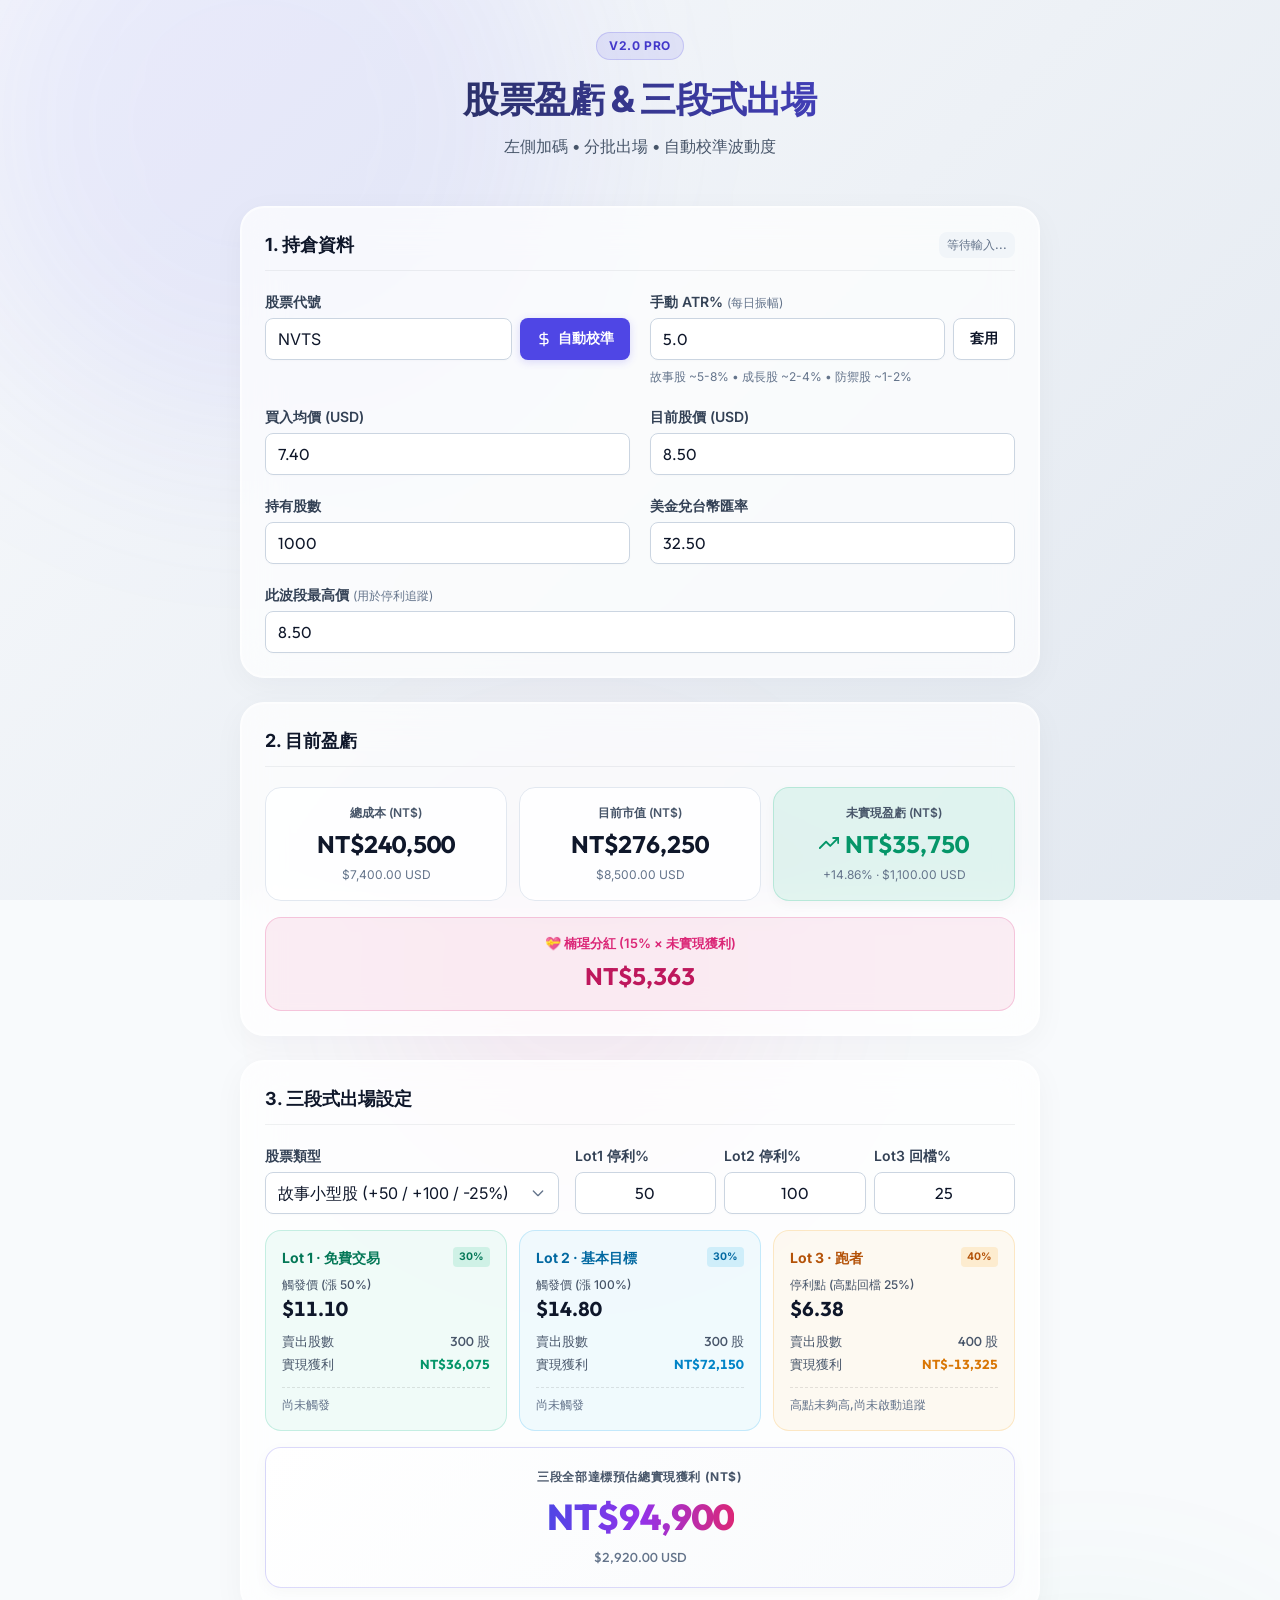
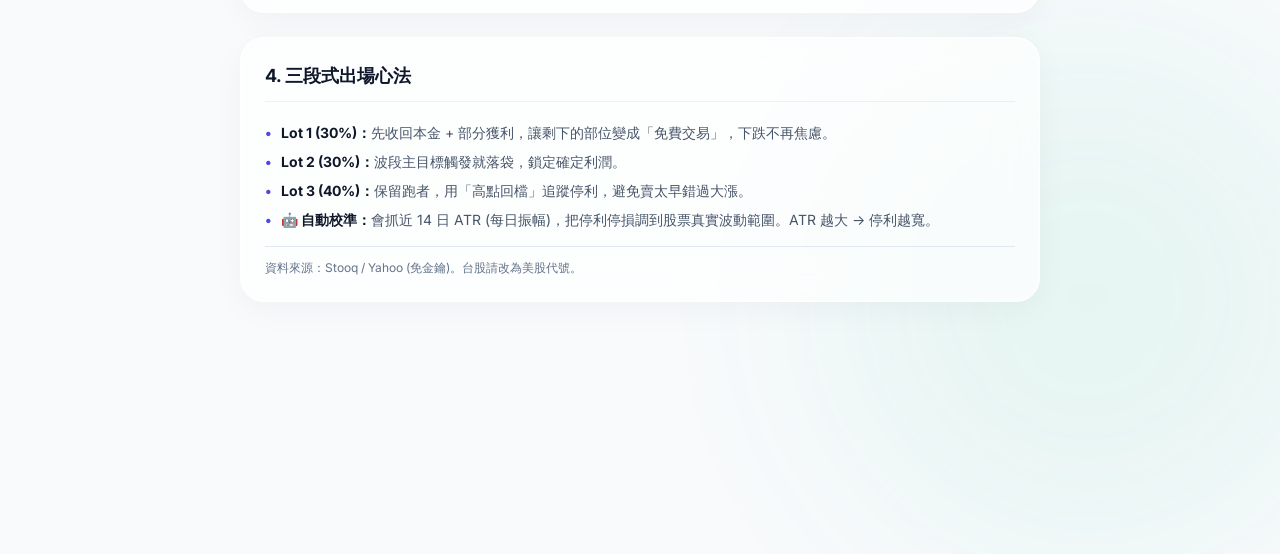
<file: index.html>
<!DOCTYPE html>
<html lang="zh-Hant">
<head>
  <meta charset="UTF-8" />
  <meta name="viewport" content="width=device-width, initial-scale=1.0" />
  <title>股票盈虧 + 三段式出場 V2 | Premium</title>
  <!-- SEO & Open Graph Tags -->
  <meta name="description" content="自動校準波動度的高階股票盈虧與三段式出場計算機" />
  <meta property="og:title" content="股票盈虧 + 三段式出場 V2" />
  <meta property="og:description" content="左側加碼 → 分批出場 → 自動校準波動度" />
  <meta property="og:type" content="website" />
  
  <!-- Premium Fonts -->
  <link rel="preconnect" href="https://fonts.googleapis.com">
  <link rel="preconnect" href="https://fonts.gstatic.com" crossorigin>
  <link href="https://fonts.googleapis.com/css2?family=Inter:wght@300;400;500;600;700&family=Outfit:wght@300;400;500;600;700&display=swap" rel="stylesheet">
  
  <link rel="stylesheet" href="style.css" />
</head>
<body>
  <!-- Decorative background elements for glassmorphism effect -->
  <div class="bg-orb orb-1"></div>
  <div class="bg-orb orb-2"></div>
  <div class="bg-orb orb-3"></div>

  <div class="app-container">
    <header class="app-header">
      <div class="header-badge">V2.0 PRO</div>
      <h1>股票盈虧 & 三段式出場</h1>
      <p>左側加碼 • 分批出場 • 自動校準波動度</p>
    </header>

    <main class="dashboard">
      <!-- 1. 持倉資料 -->
      <section class="card section-inputs">
        <div class="card-header">
          <h2>1. 持倉資料</h2>
          <div class="status-badge" id="fetchStatus">等待輸入...</div>
        </div>
        
        <div class="input-grid">
          <div class="input-group">
            <label for="symbol">股票代號</label>
            <div class="input-with-button">
              <input type="text" id="symbol" value="NVTS" autocomplete="off" />
              <button id="calibrateBtn" class="btn-primary">
                <svg width="16" height="16" viewBox="0 0 24 24" fill="none" stroke="currentColor" stroke-width="2" stroke-linecap="round" stroke-linejoin="round"><path d="M12 2v20M17 5H9.5a3.5 3.5 0 0 0 0 7h5a3.5 3.5 0 0 1 0 7H6"/></svg> 自動校準
              </button>
            </div>
          </div>
          
          <div class="input-group">
            <label for="manualAtr">手動 ATR% <span class="label-hint">(每日振幅)</span></label>
            <div class="input-with-button">
              <input type="number" id="manualAtr" step="0.1" value="5.0" />
              <button id="applyManualAtrBtn" class="btn-secondary">套用</button>
            </div>
            <div class="input-hint">故事股 ~5-8% • 成長股 ~2-4% • 防禦股 ~1-2%</div>
          </div>
          
          <div class="input-group">
            <label for="avgCost">買入均價 (USD)</label>
            <input type="number" id="avgCost" step="0.01" value="7.40" />
          </div>
          
          <div class="input-group">
            <label for="currentPrice">目前股價 (USD)</label>
            <input type="number" id="currentPrice" step="0.01" value="8.50" />
          </div>
          
          <div class="input-group">
            <label for="shares">持有股數</label>
            <input type="number" id="shares" step="1" value="1000" />
          </div>
          
          <div class="input-group">
            <label for="fxRate">美金兌台幣匯率</label>
            <input type="number" id="fxRate" step="0.01" value="32.50" />
          </div>
          
          <div class="input-group full-width">
            <label for="peakPrice">此波段最高價 <span class="label-hint">(用於停利追蹤)</span></label>
            <input type="number" id="peakPrice" step="0.01" value="8.50" />
          </div>
        </div>
      </section>

      <!-- 2. 目前盈虧 -->
      <section class="card section-pnl">
        <div class="card-header">
          <h2>2. 目前盈虧</h2>
        </div>
        
        <div class="pnl-grid">
          <div class="pnl-box">
            <div class="pnl-label">總成本 (NT$)</div>
            <div class="pnl-value font-number" id="totalCost">NT$0</div>
            <div class="pnl-subtext" id="totalCostUsd">$0 USD</div>
          </div>
          
          <div class="pnl-box">
            <div class="pnl-label">目前市值 (NT$)</div>
            <div class="pnl-value font-number" id="totalValue">NT$0</div>
            <div class="pnl-subtext" id="totalValueUsd">$0 USD</div>
          </div>
          
          <div class="pnl-box highlight-box" id="unrealizedPnlBox">
            <div class="pnl-label">未實現盈虧 (NT$)</div>
            <div class="pnl-value flex-center font-number">
              <span id="trendingIconSpan"></span>
              <span id="unrealizedPnlValue">NT$0</span>
            </div>
            <div class="pnl-subtext" id="unrealizedPnlPct">0.00%</div>
          </div>
        </div>

        <div class="bonus-box mt-4">
          <div class="bonus-label">💝 楠瑆分紅 (15% × 未實現獲利)</div>
          <div class="bonus-value font-number" id="girlfriendShare">NT$0</div>
        </div>
      </section>

      <!-- 3. 三段式出場設定 -->
      <section class="card section-strategy">
        <div class="card-header">
          <h2>3. 三段式出場設定</h2>
        </div>
        
        <div class="strategy-controls">
          <div class="input-group flex-2">
            <label for="stockType">股票類型</label>
            <div class="select-wrapper">
              <select id="stockType">
                <option value="story">故事小型股 (+50 / +100 / -25%)</option>
                <option value="growth">成長型 (+25 / +60 / -15%)</option>
                <option value="defensive">防禦型 (+15 / +30 / -10%)</option>
                <option value="custom">自訂</option>
              </select>
            </div>
          </div>
          
          <div class="pct-inputs flex-3">
            <div class="input-group">
              <label for="lot1Pct">Lot1 停利%</label>
              <input type="number" id="lot1Pct" step="1" value="50" class="text-center" />
            </div>
            <div class="input-group">
              <label for="lot2Pct">Lot2 停利%</label>
              <input type="number" id="lot2Pct" step="1" value="100" class="text-center" />
            </div>
            <div class="input-group">
              <label for="lot3Pct">Lot3 回檔%</label>
              <input type="number" id="lot3Pct" step="1" value="25" class="text-center" />
            </div>
          </div>
        </div>

        <div class="lots-grid mt-4">
          <!-- Lot 1 -->
          <div class="lot-card lot-1">
            <div class="lot-header">
              <span class="lot-title">Lot 1 · 免費交易</span>
              <span class="lot-badge">30%</span>
            </div>
            <div class="lot-target">觸發價 (漲 <span id="lot1PctLabel">50</span>%)</div>
            <div class="lot-trigger font-number" id="lot1Trigger">$0</div>
            <div class="lot-details">
              <span>賣出股數</span>
              <span id="lot1Shares" class="font-number font-medium">0 股</span>
            </div>
            <div class="lot-details">
              <span>實現獲利</span>
              <span id="lot1Profit" class="font-number font-bold text-emerald">NT$0</span>
            </div>
            <div class="lot-status" id="lot1Status">尚未觸發</div>
          </div>

          <!-- Lot 2 -->
          <div class="lot-card lot-2">
            <div class="lot-header">
              <span class="lot-title">Lot 2 · 基本目標</span>
              <span class="lot-badge">30%</span>
            </div>
            <div class="lot-target">觸發價 (漲 <span id="lot2PctLabel">100</span>%)</div>
            <div class="lot-trigger font-number" id="lot2Trigger">$0</div>
            <div class="lot-details">
              <span>賣出股數</span>
              <span id="lot2Shares" class="font-number font-medium">0 股</span>
            </div>
            <div class="lot-details">
              <span>實現獲利</span>
              <span id="lot2Profit" class="font-number font-bold text-sky">NT$0</span>
            </div>
            <div class="lot-status" id="lot2Status">尚未觸發</div>
          </div>

          <!-- Lot 3 -->
          <div class="lot-card lot-3">
            <div class="lot-header">
              <span class="lot-title">Lot 3 · 跑者</span>
              <span class="lot-badge">40%</span>
            </div>
            <div class="lot-target">停利點 (高點回檔 <span id="lot3PctLabel">25</span>%)</div>
            <div class="lot-trigger font-number" id="lot3Trigger">$0</div>
            <div class="lot-details">
              <span>賣出股數</span>
              <span id="lot3Shares" class="font-number font-medium">0 股</span>
            </div>
            <div class="lot-details">
              <span>實現獲利</span>
              <span id="lot3Profit" class="font-number font-bold text-amber">NT$0</span>
            </div>
            <div class="lot-status" id="lot3Status">尚未觸發</div>
          </div>
        </div>

        <div class="total-realized-box mt-4">
          <div class="total-label">三段全部達標預估總實現獲利 (NT$)</div>
          <div class="total-value font-number" id="totalRealized">NT$0</div>
          <div class="total-subtext font-number" id="totalRealizedUsd">$0 USD</div>
        </div>
      </section>

      <!-- 4. 使用說明 -->
      <section class="card section-guide">
        <div class="card-header">
          <h2>4. 三段式出場心法</h2>
        </div>
        <ul class="guide-list">
          <li><strong>Lot 1 (30%)：</strong>先收回本金 + 部分獲利，讓剩下的部位變成「免費交易」，下跌不再焦慮。</li>
          <li><strong>Lot 2 (30%)：</strong>波段主目標觸發就落袋，鎖定確定利潤。</li>
          <li><strong>Lot 3 (40%)：</strong>保留跑者，用「高點回檔」追蹤停利，避免賣太早錯過大漲。</li>
          <li><strong>🤖 自動校準：</strong>會抓近 14 日 ATR (每日振幅)，把停利停損調到股票真實波動範圍。ATR 越大 → 停利越寬。</li>
        </ul>
        <div class="guide-footer">資料來源：Stooq / Yahoo (免金鑰)。台股請改為美股代號。</div>
      </section>
    </main>
  </div>

  <script src="app.js"></script>
</body>
</html>
</file>
<file: style.css>
:root {
  /* Colors - Light Theme */
  --bg-color: #f8fafc; /* Slate 50 */
  --bg-gradient: linear-gradient(135deg, #f8fafc 0%, #e2e8f0 100%);
  --card-bg: rgba(255, 255, 255, 0.7); /* Translucent white */
  --card-border: rgba(255, 255, 255, 0.6);
  --text-primary: #0f172a; /* Slate 900 */
  --text-secondary: #475569; /* Slate 600 */
  --text-muted: #64748b; /* Slate 500 */
  
  --primary: #4f46e5;
  --primary-hover: #4338ca;
  --secondary: #ffffff;
  --secondary-hover: #f1f5f9;
  
  --success: #059669;
  --success-bg: rgba(16, 185, 129, 0.1);
  --success-border: rgba(16, 185, 129, 0.2);
  
  --danger: #e11d48;
  --danger-bg: rgba(225, 29, 72, 0.1);
  --danger-border: rgba(225, 29, 72, 0.2);
  
  --bonus: #db2777;
  --bonus-bg: rgba(219, 39, 119, 0.08);
  --bonus-border: rgba(219, 39, 119, 0.2);
  
  /* Lot Colors */
  --lot1: #059669; /* Emerald */
  --lot1-bg: rgba(16, 185, 129, 0.05);
  --lot1-border: rgba(16, 185, 129, 0.2);
  
  --lot2: #0284c7; /* Sky */
  --lot2-bg: rgba(14, 165, 233, 0.05);
  --lot2-border: rgba(14, 165, 233, 0.2);
  
  --lot3: #d97706; /* Amber */
  --lot3-bg: rgba(245, 158, 11, 0.05);
  --lot3-border: rgba(245, 158, 11, 0.2);

  /* Shadows & Radius */
  --shadow-sm: 0 1px 2px 0 rgba(0, 0, 0, 0.05);
  --shadow-md: 0 4px 6px -1px rgba(0, 0, 0, 0.05), 0 2px 4px -1px rgba(0, 0, 0, 0.03);
  --shadow-lg: 0 10px 15px -3px rgba(0, 0, 0, 0.05), 0 4px 6px -2px rgba(0, 0, 0, 0.025);
  --shadow-glow: 0 0 20px rgba(79, 70, 229, 0.08);
  --radius-md: 0.5rem;
  --radius-lg: 1rem;
  --radius-xl: 1.5rem;

  /* Typography */
  --font-ui: 'Inter', system-ui, sans-serif;
  --font-num: 'Outfit', 'Inter', system-ui, sans-serif;
}

* {
  box-sizing: border-box;
  margin: 0;
  padding: 0;
}

body {
  font-family: var(--font-ui);
  background: var(--bg-gradient);
  background-color: var(--bg-color);
  background-attachment: fixed;
  color: var(--text-primary);
  line-height: 1.5;
  min-height: 100vh;
  position: relative;
  overflow-x: hidden;
  padding: 2rem 1rem;
}

/* Background Glassmorphism Orbs */
.bg-orb {
  position: absolute;
  border-radius: 50%;
  filter: blur(100px);
  z-index: -1;
  opacity: 0.5;
  animation: float 20s infinite ease-in-out alternate;
}
.orb-1 {
  top: -10%;
  left: -5%;
  width: 50vw;
  height: 50vw;
  background: rgba(99, 102, 241, 0.2);
  animation-delay: 0s;
}
.orb-2 {
  bottom: -10%;
  right: -5%;
  width: 40vw;
  height: 40vw;
  background: rgba(16, 185, 129, 0.15);
  animation-delay: -5s;
}
.orb-3 {
  top: 40%;
  left: 30%;
  width: 30vw;
  height: 30vw;
  background: rgba(236, 72, 153, 0.15);
  animation-delay: -10s;
}

@keyframes float {
  0% { transform: translate(0, 0) scale(1); }
  50% { transform: translate(5%, 10%) scale(1.1); }
  100% { transform: translate(-5%, 5%) scale(0.9); }
}

/* Layout */
.app-container {
  width: 100%;
  max-width: 800px;
  margin: 0 auto;
  display: flex;
  flex-direction: column;
  gap: 2rem;
}

/* Header */
.app-header {
  text-align: center;
  margin-bottom: 1rem;
  animation: fadeInDown 0.8s ease-out forwards;
}

.header-badge {
  display: inline-block;
  padding: 0.25rem 0.75rem;
  background: rgba(79, 70, 229, 0.1);
  color: #4338ca;
  border-radius: 9999px;
  font-size: 0.75rem;
  font-weight: 700;
  letter-spacing: 0.05em;
  margin-bottom: 0.75rem;
  border: 1px solid rgba(79, 70, 229, 0.2);
}

.app-header h1 {
  font-size: 2.25rem;
  font-weight: 800;
  letter-spacing: -0.02em;
  margin-bottom: 0.5rem;
  background: linear-gradient(to right, #1e293b, #4f46e5);
  -webkit-background-clip: text;
  -webkit-text-fill-color: transparent;
}

.app-header p {
  color: var(--text-secondary);
  font-size: 1rem;
  font-weight: 500;
}

/* Typography Utilities */
.font-number {
  font-family: var(--font-num);
  font-variant-numeric: tabular-nums;
}
.font-medium { font-weight: 500; }
.font-bold { font-weight: 700; }

.text-emerald { color: var(--success) !important; }
.text-rose { color: var(--danger) !important; }
.text-sky { color: var(--lot2) !important; }
.text-amber { color: var(--lot3) !important; }

/* Cards (Glassmorphism) */
.card {
  background: var(--card-bg);
  backdrop-filter: blur(20px);
  -webkit-backdrop-filter: blur(20px);
  border: 1px solid var(--card-border);
  border-radius: var(--radius-xl);
  padding: 1.5rem;
  box-shadow: 0 8px 32px rgba(15, 23, 42, 0.04), inset 0 0 0 1px rgba(255, 255, 255, 0.5);
  animation: fadeInUp 0.6s ease-out both;
  margin-bottom: 1.5rem;
}

.card:nth-child(1) { animation-delay: 0.1s; }
.card:nth-child(2) { animation-delay: 0.2s; }
.card:nth-child(3) { animation-delay: 0.3s; }
.card:nth-child(4) { animation-delay: 0.4s; }

.card-header {
  display: flex;
  justify-content: space-between;
  align-items: center;
  margin-bottom: 1.25rem;
  padding-bottom: 0.75rem;
  border-bottom: 1px solid rgba(15, 23, 42, 0.06);
}

.card-header h2 {
  font-size: 1.125rem;
  font-weight: 700;
  color: #0f172a;
}

.status-badge {
  font-size: 0.75rem;
  padding: 0.25rem 0.5rem;
  border-radius: var(--radius-md);
  background: #f1f5f9;
  color: var(--text-muted);
  transition: all 0.3s ease;
  font-weight: 500;
}
.status-badge.success { background: var(--success-bg); color: var(--success); border: 1px solid var(--success-border); }
.status-badge.error { background: var(--danger-bg); color: var(--danger); border: 1px solid var(--danger-border); }

/* Form Elements */
.input-grid {
  display: grid;
  grid-template-columns: 1fr;
  gap: 1.25rem;
}

@media (min-width: 640px) {
  .input-grid {
    grid-template-columns: repeat(2, 1fr);
  }
}

.input-group {
  display: flex;
  flex-direction: column;
  gap: 0.375rem;
}

.full-width {
  grid-column: 1 / -1;
}

label {
  font-size: 0.875rem;
  font-weight: 600;
  color: #334155;
}

.label-hint {
  font-size: 0.75rem;
  color: var(--text-muted);
  font-weight: 400;
}

input[type="number"], 
input[type="text"],
select {
  width: 100%;
  background: #ffffff;
  border: 1px solid #cbd5e1;
  color: var(--text-primary);
  padding: 0.625rem 0.75rem;
  border-radius: var(--radius-md);
  font-family: var(--font-num);
  font-size: 1rem;
  outline: none;
  transition: all 0.2s ease;
  box-shadow: 0 1px 2px rgba(0, 0, 0, 0.02);
}

input:focus, select:focus {
  border-color: var(--primary);
  box-shadow: 0 0 0 3px rgba(79, 70, 229, 0.1);
}

.select-wrapper {
  position: relative;
}

select {
  appearance: none;
  background-image: url("data:image/svg+xml,%3Csvg xmlns='http://www.w3.org/2000/svg' fill='none' viewBox='0 0 24 24' stroke='%2364748b'%3E%3Cpath stroke-linecap='round' stroke-linejoin='round' stroke-width='2' d='M19 9l-7 7-7-7'%3E%3C/path%3E%3C/svg%3E");
  background-repeat: no-repeat;
  background-position: right 0.75rem center;
  background-size: 1rem;
  padding-right: 2.5rem;
  font-family: var(--font-ui);
}

select option {
  background: #ffffff;
  color: var(--text-primary);
}

input[type="text"] {
  text-transform: uppercase;
  font-family: var(--font-ui);
}

/* Remove number spinner */
input[type=number]::-webkit-inner-spin-button,
input[type=number]::-webkit-outer-spin-button {
  -webkit-appearance: none;
  margin: 0;
}
input[type=number] {
  -moz-appearance: textfield;
}

.input-with-button {
  display: flex;
  gap: 0.5rem;
}

.input-hint {
  font-size: 0.75rem;
  color: var(--text-muted);
  margin-top: 0.125rem;
}

/* Buttons */
button {
  cursor: pointer;
  border: none;
  border-radius: var(--radius-md);
  font-weight: 600;
  font-size: 0.875rem;
  transition: all 0.2s ease;
  display: inline-flex;
  align-items: center;
  justify-content: center;
  gap: 0.375rem;
  padding: 0.625rem 1rem;
  white-space: nowrap;
}

.btn-primary {
  background: var(--primary);
  color: white;
  box-shadow: 0 2px 8px rgba(79, 70, 229, 0.2);
}

.btn-primary:hover {
  background: var(--primary-hover);
  transform: translateY(-1px);
  box-shadow: 0 4px 12px rgba(79, 70, 229, 0.3);
}

.btn-primary:active {
  transform: translateY(0);
}

.btn-secondary {
  background: var(--secondary);
  color: var(--text-primary);
  border: 1px solid #cbd5e1;
  box-shadow: 0 1px 2px rgba(0, 0, 0, 0.02);
}

.btn-secondary:hover {
  background: var(--secondary-hover);
  border-color: #94a3b8;
}

/* Flex Utilities */
.flex-center {
  display: flex;
  align-items: center;
  justify-content: center;
  gap: 0.375rem;
}

.mt-4 { margin-top: 1rem; }
.text-center { text-align: center; }

/* PnL Section */
.pnl-grid {
  display: grid;
  grid-template-columns: 1fr;
  gap: 0.75rem;
}

@media (min-width: 640px) {
  .pnl-grid {
    grid-template-columns: repeat(3, 1fr);
  }
}

.pnl-box {
  background: rgba(255, 255, 255, 0.8);
  border: 1px solid #e2e8f0;
  border-radius: var(--radius-lg);
  padding: 1rem;
  text-align: center;
  transition: transform 0.3s ease, box-shadow 0.3s ease;
}

.pnl-box:hover {
  transform: translateY(-2px);
  background: #ffffff;
  box-shadow: var(--shadow-md);
}

.highlight-box {
  background: #ffffff;
  box-shadow: 0 4px 12px rgba(0,0,0,0.03);
}

.highlight-box.profit {
  border-color: var(--success-border);
  background: var(--success-bg);
}

.highlight-box.loss {
  border-color: var(--danger-border);
  background: var(--danger-bg);
}

.pnl-label {
  font-size: 0.75rem;
  font-weight: 600;
  color: var(--text-secondary);
  margin-bottom: 0.25rem;
}

.pnl-value {
  font-size: 1.5rem;
  font-weight: 700;
  color: #0f172a;
}

.profit .pnl-value { color: var(--success); }
.loss .pnl-value { color: var(--danger); }

.pnl-subtext {
  font-size: 0.75rem;
  color: var(--text-muted);
  margin-top: 0.25rem;
}

.bonus-box {
  background: var(--bonus-bg);
  border: 1px solid var(--bonus-border);
  border-radius: var(--radius-lg);
  padding: 1rem;
  text-align: center;
}

.bonus-label {
  font-size: 0.8125rem;
  font-weight: 600;
  color: #db2777;
}

.bonus-value {
  font-size: 1.5rem;
  font-weight: 700;
  color: #be185d;
  margin-top: 0.25rem;
}

/* Strategy Section */
.strategy-controls {
  display: flex;
  flex-direction: column;
  gap: 1rem;
}

@media (min-width: 640px) {
  .strategy-controls {
    flex-direction: row;
    align-items: flex-end;
  }
}

.flex-2 { flex: 2; }
.flex-3 { flex: 3; }

.pct-inputs {
  display: grid;
  grid-template-columns: repeat(3, 1fr);
  gap: 0.5rem;
}

.lots-grid {
  display: grid;
  grid-template-columns: 1fr;
  gap: 0.75rem;
}

@media (min-width: 640px) {
  .lots-grid {
    grid-template-columns: repeat(3, 1fr);
  }
}

.lot-card {
  border-radius: var(--radius-lg);
  padding: 1rem;
  background: #ffffff;
  border: 1px solid #e2e8f0;
  transition: all 0.3s ease;
}

.lot-card:hover {
  transform: translateY(-2px);
}

.lot-1 { border-color: var(--lot1-border); background: var(--lot1-bg); }
.lot-2 { border-color: var(--lot2-border); background: var(--lot2-bg); }
.lot-3 { border-color: var(--lot3-border); background: var(--lot3-bg); }

.lot-card:hover.lot-1 { box-shadow: 0 4px 15px rgba(16, 185, 129, 0.08); }
.lot-card:hover.lot-2 { box-shadow: 0 4px 15px rgba(14, 165, 233, 0.08); }
.lot-card:hover.lot-3 { box-shadow: 0 4px 15px rgba(245, 158, 11, 0.08); }

.lot-header {
  display: flex;
  justify-content: space-between;
  align-items: center;
  margin-bottom: 0.5rem;
}

.lot-title {
  font-size: 0.875rem;
  font-weight: 700;
}
.lot-1 .lot-title { color: #047857; }
.lot-2 .lot-title { color: #0369a1; }
.lot-3 .lot-title { color: #b45309; }

.lot-badge {
  font-size: 0.65rem;
  padding: 0.125rem 0.375rem;
  border-radius: 4px;
  font-weight: 700;
}
.lot-1 .lot-badge { background: rgba(16, 185, 129, 0.15); color: #047857; }
.lot-2 .lot-badge { background: rgba(14, 165, 233, 0.15); color: #0369a1; }
.lot-3 .lot-badge { background: rgba(245, 158, 11, 0.15); color: #b45309; }

.lot-target {
  font-size: 0.75rem;
  color: var(--text-secondary);
  font-weight: 500;
}

.lot-trigger {
  font-size: 1.25rem;
  font-weight: 700;
  color: #0f172a;
  margin-bottom: 0.5rem;
}

.lot-details {
  display: flex;
  justify-content: space-between;
  font-size: 0.8125rem;
  color: var(--text-secondary);
  margin-bottom: 0.25rem;
}

.lot-status {
  font-size: 0.75rem;
  margin-top: 0.75rem;
  padding-top: 0.5rem;
  border-top: 1px dashed rgba(0, 0, 0, 0.1);
  color: var(--text-muted);
  font-weight: 500;
}
.status-active { color: var(--success); font-weight: 600; }
.status-warning { color: var(--lot3); font-weight: 600; }

.total-realized-box {
  background: linear-gradient(135deg, #ffffff, #f8fafc);
  border: 1px solid rgba(79, 70, 229, 0.2);
  border-radius: var(--radius-lg);
  padding: 1.25rem;
  text-align: center;
  box-shadow: 0 4px 15px rgba(0, 0, 0, 0.03);
}

.total-label {
  font-size: 0.75rem;
  font-weight: 700;
  color: #475569;
  text-transform: uppercase;
  letter-spacing: 0.05em;
}

.total-value {
  font-size: 2.25rem;
  font-weight: 800;
  margin: 0.25rem 0;
  background: linear-gradient(to right, #4f46e5, #9333ea, #db2777);
  -webkit-background-clip: text;
  -webkit-text-fill-color: transparent;
  display: inline-block;
}

.total-subtext {
  font-size: 0.8125rem;
  color: var(--text-muted);
  font-weight: 500;
}

/* Animations */
@keyframes fadeInUp {
  from { opacity: 0; transform: translateY(20px); }
  to { opacity: 1; transform: translateY(0); }
}

@keyframes fadeInDown {
  from { opacity: 0; transform: translateY(-20px); }
  to { opacity: 1; transform: translateY(0); }
}

/* Guide */
.guide-list {
  list-style-type: none;
  font-size: 0.875rem;
  color: var(--text-secondary);
  display: flex;
  flex-direction: column;
  gap: 0.5rem;
}

.guide-list li {
  position: relative;
  padding-left: 1rem;
}

.guide-list li::before {
  content: "•";
  position: absolute;
  left: 0;
  color: var(--primary);
  font-weight: bold;
}

.guide-list strong {
  color: #0f172a;
}

.guide-footer {
  font-size: 0.75rem;
  color: var(--text-muted);
  margin-top: 1rem;
  padding-top: 0.75rem;
  border-top: 1px solid #e2e8f0;
}
</file>
